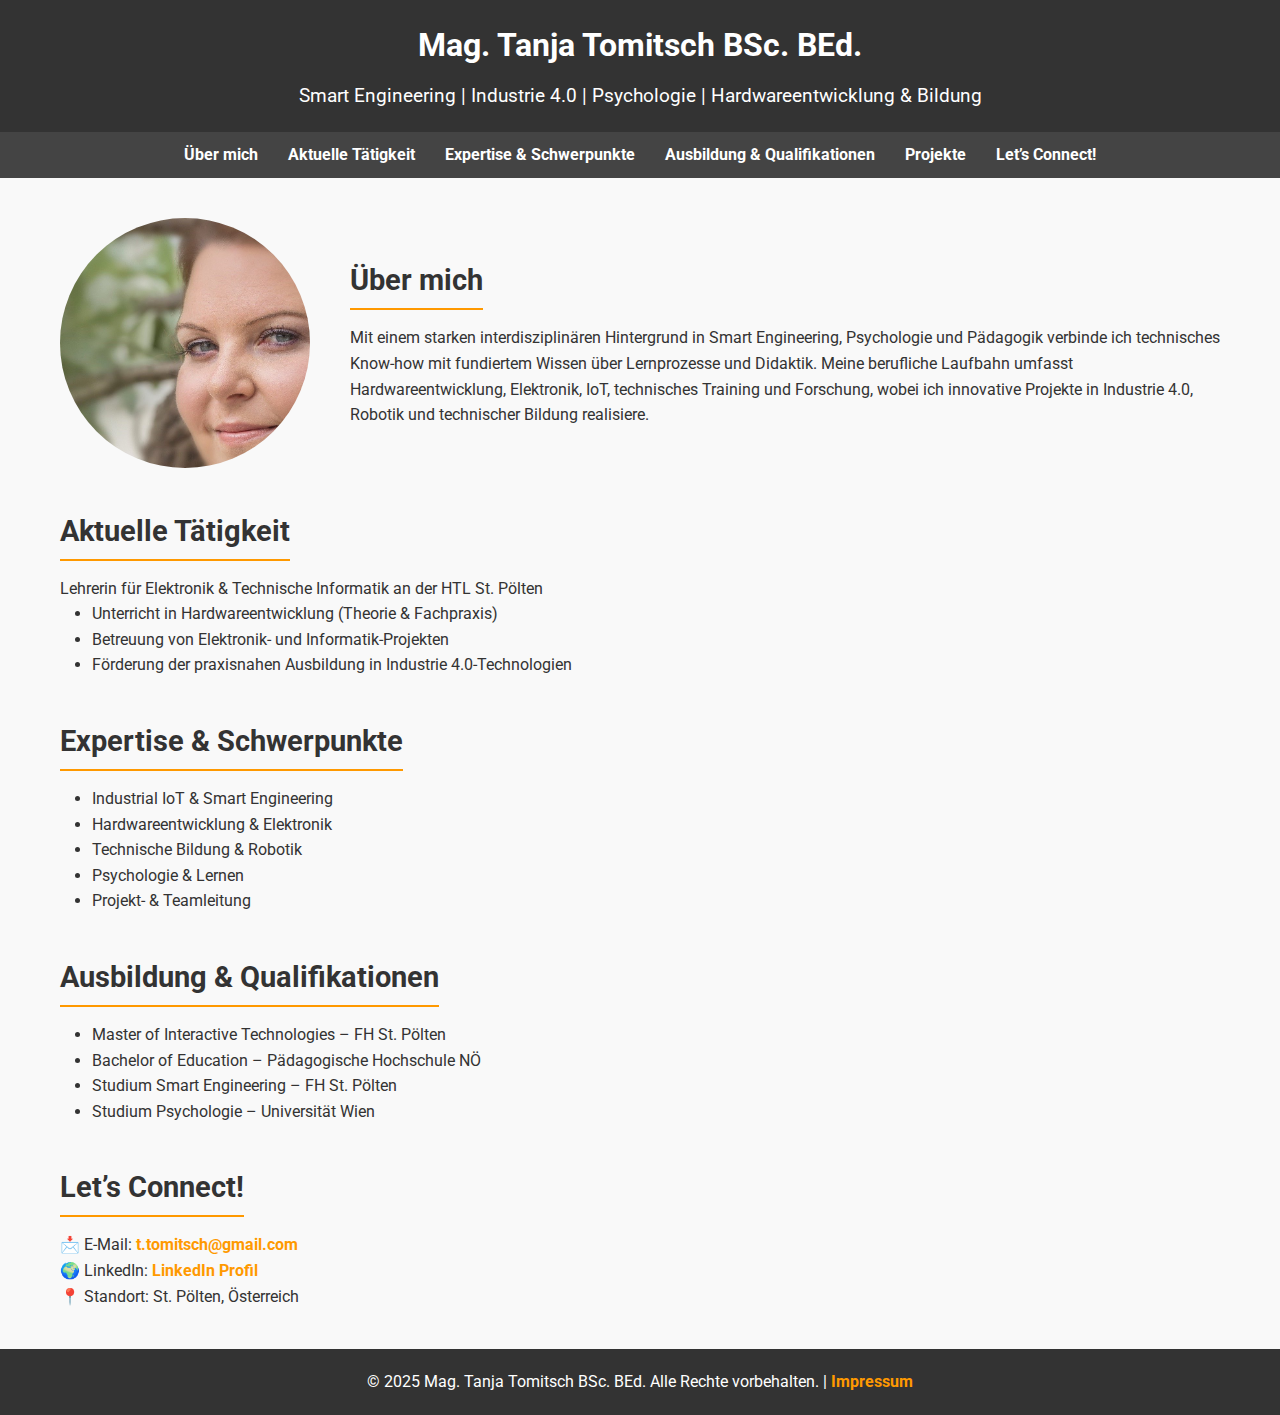
<file: index.html>
<!DOCTYPE html>
<html lang="de">
<head>
    <meta charset="UTF-8">
    <meta name="viewport" content="width=device-width, initial-scale=1.0">
    <title>Prof. Mag. Tanja Tomitsch BSc - Portfolio</title>
    <link href="https://fonts.googleapis.com/css?family=Roboto:400,700&display=swap" rel="stylesheet">
    <link rel="stylesheet" href="css/style.css">
</head>
<body>
<header>
    <h1>Mag. Tanja Tomitsch BSc. BEd.</h1>
    <p>Smart Engineering | Industrie 4.0 | Psychologie | Hardwareentwicklung &amp; Bildung</p>
</header>

<nav>
    <ul>
        <li><a href="#ueber-mich">Über mich</a></li>
        <li><a href="#taetigkeit">Aktuelle Tätigkeit</a></li>
        <li><a href="#expertise">Expertise &amp; Schwerpunkte</a></li>
        <li><a href="#ausbildung">Ausbildung &amp; Qualifikationen</a></li>
        <li><a href="projects.html">Projekte</a></li>
        <li><a href="#kontakt">Let’s Connect!</a></li>
    </ul>
</nav>

<div class="container">
    <section id="ueber-mich">
        <div class="profile">
            <img src="img/tomitsch-profil.png" alt="Tanja Tomitsch">
            <div class="profile-content">
                <h2>Über mich</h2>
                <p>Mit einem starken interdisziplinären Hintergrund in Smart Engineering, Psychologie und Pädagogik
                    verbinde ich technisches Know-how mit fundiertem Wissen über Lernprozesse und Didaktik. Meine
                    berufliche Laufbahn umfasst Hardwareentwicklung, Elektronik, IoT, technisches Training und
                    Forschung, wobei ich innovative Projekte in Industrie 4.0, Robotik und technischer Bildung
                    realisiere.</p>
            </div>
        </div>
    </section>

    <section id="taetigkeit">
        <h2>Aktuelle Tätigkeit</h2>
        <p>Lehrerin für Elektronik &amp; Technische Informatik an der HTL St. Pölten</p>
        <ul class="list">
            <li>Unterricht in Hardwareentwicklung (Theorie &amp; Fachpraxis)</li>
            <li>Betreuung von Elektronik- und Informatik-Projekten</li>
            <li>Förderung der praxisnahen Ausbildung in Industrie 4.0-Technologien</li>
        </ul>
    </section>

    <section id="expertise">
        <h2>Expertise &amp; Schwerpunkte</h2>
        <ul class="list">
            <li>Industrial IoT &amp; Smart Engineering</li>
            <li>Hardwareentwicklung &amp; Elektronik</li>
            <li>Technische Bildung &amp; Robotik</li>
            <li>Psychologie &amp; Lernen</li>
            <li>Projekt- &amp; Teamleitung</li>
        </ul>
    </section>

    <section id="ausbildung">
        <h2>Ausbildung &amp; Qualifikationen</h2>
        <ul class="list">
            <li>Master of Interactive Technologies – FH St. Pölten</li>
            <li>Bachelor of Education – Pädagogische Hochschule NÖ</li>
            <li>Studium Smart Engineering – FH St. Pölten</li>
            <li>Studium Psychologie – Universität Wien</li>
        </ul>
    </section>

    <section id="kontakt">
        <h2>Let’s Connect!</h2>
        <p>📩 E-Mail: <a href="mailto:t.tomitsch@gmail.com">t.tomitsch@gmail.com</a></p>
        <p>🌍 LinkedIn: <a href="https://www.linkedin.com/in/tanja-tomitsch-b991ba1bb" target="_blank">LinkedIn
            Profil</a></p>
        <p>📍 Standort: St. Pölten, Österreich</p>
    </section>
</div>

<footer>
    <p>&copy; 2025 Mag. Tanja Tomitsch BSc. BEd. Alle Rechte vorbehalten. | <a href="impressum.html">Impressum</a></p>
</footer>
</body>
</html>
</file>
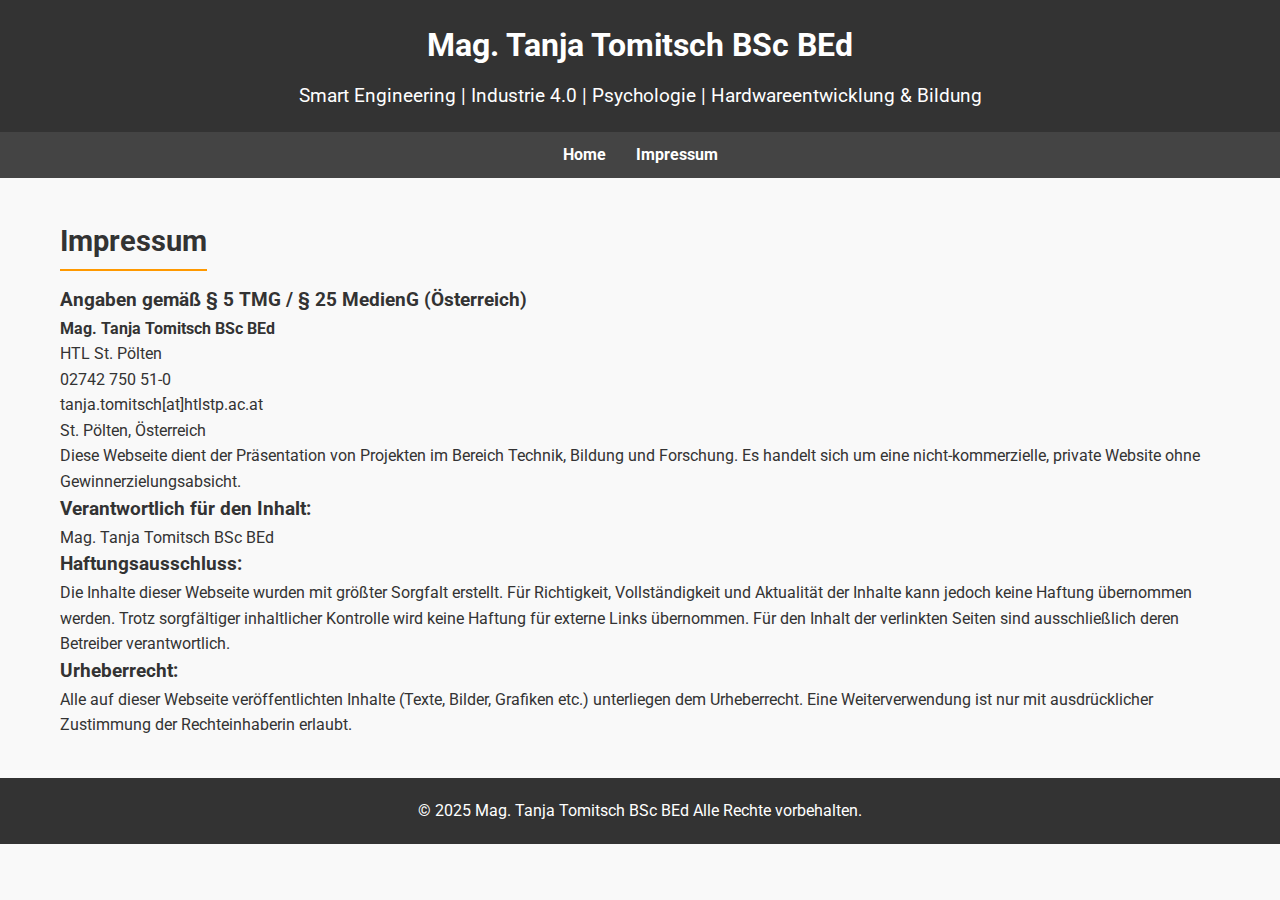
<file: impressum.html>
<!DOCTYPE html>
<html lang="de">
<head>
    <meta charset="UTF-8">
    <meta name="viewport" content="width=device-width, initial-scale=1.0">
    <title>Impressum - Tanja Tomitsch</title>
    <link rel="stylesheet" href="css/style.css">
    <link href="https://fonts.googleapis.com/css2?family=Roboto:wght@300;400;700&display=swap" rel="stylesheet">
</head>
<body>
<header>
    <h1>Mag. Tanja Tomitsch BSc BEd</h1>
    <p>Smart Engineering | Industrie 4.0 | Psychologie | Hardwareentwicklung &amp; Bildung</p>
</header>

<nav>
    <ul>
        <li><a href="index.html">Home</a></li>
        <li><a href="impressum.html">Impressum</a></li>
    </ul>
</nav>

<div class="container">
    <section>
        <h2>Impressum</h2>

        <div class="project-section">
            <h3>Angaben gemäß § 5 TMG / § 25 MedienG (Österreich)</h3>
            <p><strong>Mag. Tanja Tomitsch BSc BEd</strong><br>
                HTL St. Pölten<br>
                02742 750 51-0<br>
                tanja.tomitsch[at]htlstp.ac.at<br>
                St. Pölten, Österreich</p>

            <p>Diese Webseite dient der Präsentation von Projekten im Bereich Technik, Bildung und Forschung.
                Es handelt sich um eine nicht-kommerzielle, private Website ohne Gewinnerzielungsabsicht.</p>

            <h3>Verantwortlich für den Inhalt:</h3>
            <p>Mag. Tanja Tomitsch BSc BEd</p>

            <h3>Haftungsausschluss:</h3>
            <p>Die Inhalte dieser Webseite wurden mit größter Sorgfalt erstellt. Für Richtigkeit, Vollständigkeit
                und Aktualität der Inhalte kann jedoch keine Haftung übernommen werden. Trotz sorgfältiger inhaltlicher
                Kontrolle wird keine Haftung für externe Links übernommen. Für den Inhalt der verlinkten Seiten sind
                ausschließlich deren Betreiber verantwortlich.</p>

            <h3>Urheberrecht:</h3>
            <p>Alle auf dieser Webseite veröffentlichten Inhalte (Texte, Bilder, Grafiken etc.) unterliegen dem
                Urheberrecht. Eine Weiterverwendung ist nur mit ausdrücklicher Zustimmung der Rechteinhaberin
                erlaubt.</p>
        </div>
    </section>
</div>

<footer>
    <p>&copy; 2025 Mag. Tanja Tomitsch BSc BEd Alle Rechte vorbehalten.</p>
</footer>
</body>
</html>
</file>
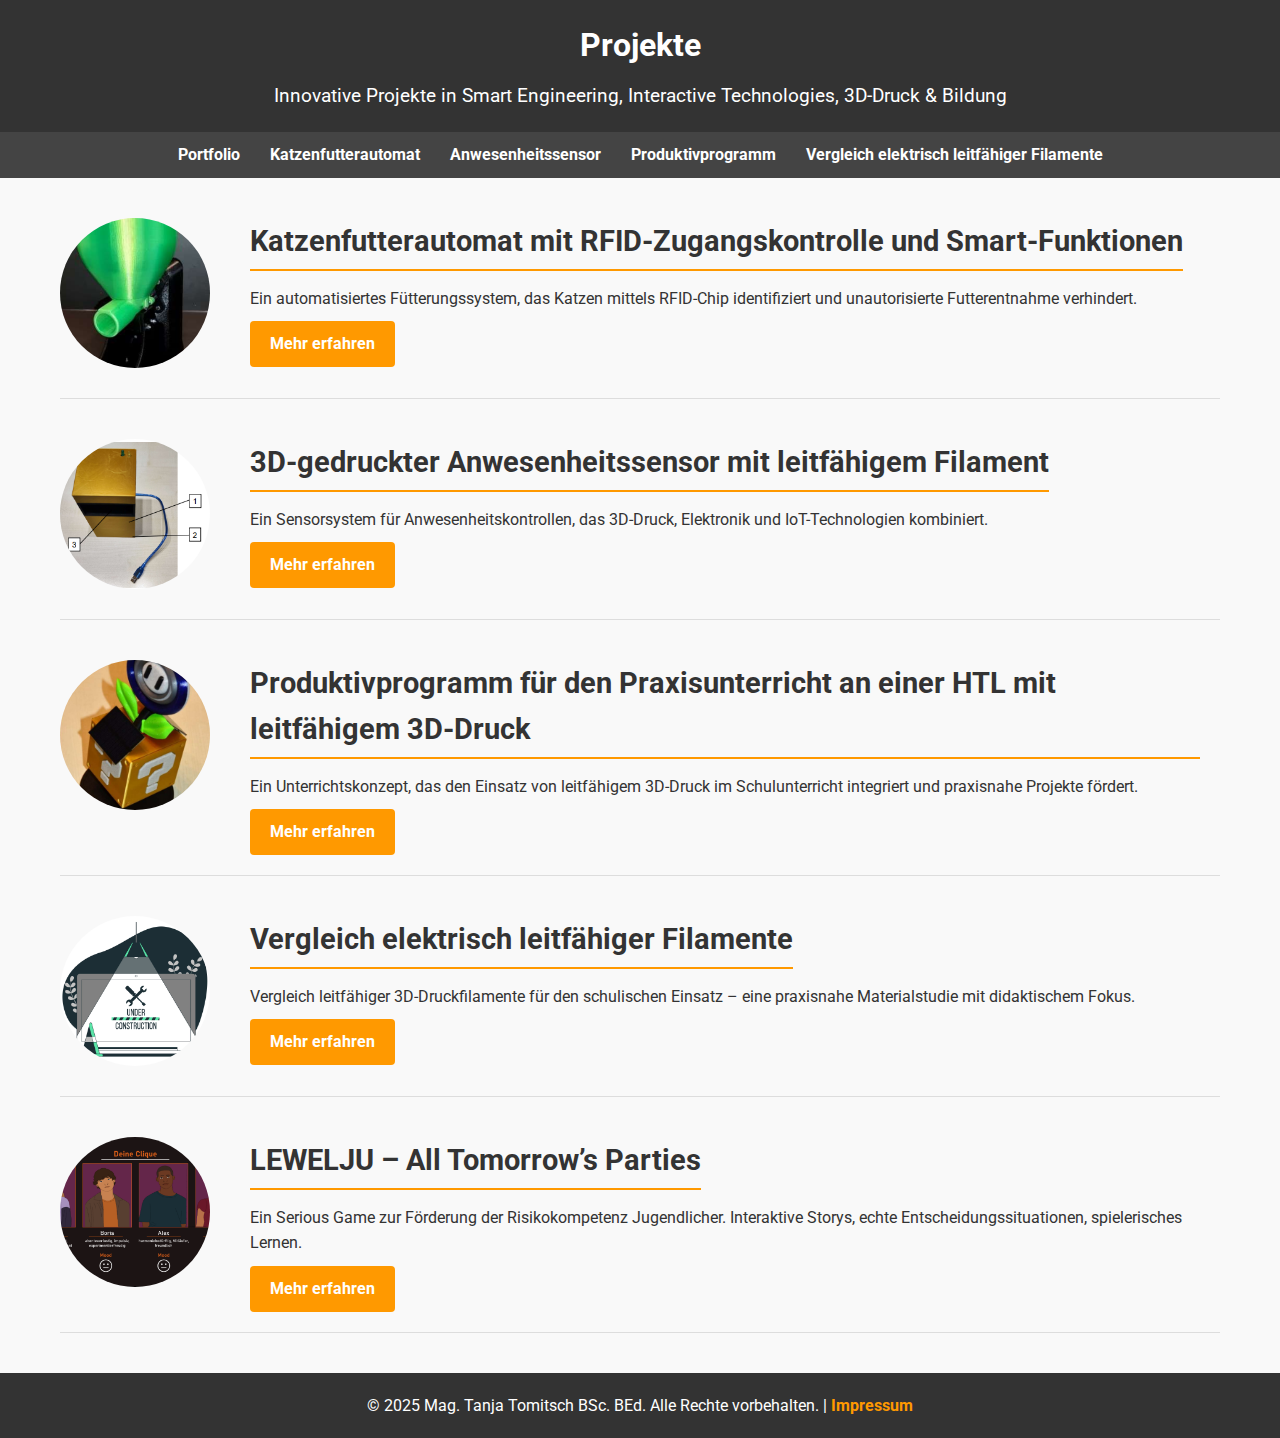
<file: projects.html>
<!DOCTYPE html>
<html lang="de">
<head>
    <meta charset="UTF-8">
    <meta name="viewport" content="width=device-width, initial-scale=1.0">
    <title>Projekte - Prof. Mag. Tanja Tomitsch BSc</title>
    <link href="https://fonts.googleapis.com/css?family=Roboto:400,700&display=swap" rel="stylesheet">
    <link rel="stylesheet" href="css/style.css">
</head>
<body>
<header>
    <h1>Projekte</h1>
    <p>Innovative Projekte in Smart Engineering, Interactive Technologies, 3D-Druck &amp; Bildung</p>
</header>

<nav>
    <ul>
        <li><a href="index.html">Portfolio</a></li>
        <li><a href="#katzenfutterautomat">Katzenfutterautomat</a></li>
        <li><a href="#anwesenheitssensor">Anwesenheitssensor</a></li>
        <li><a href="#produktivprogramm">Produktivprogramm</a></li>
        <li><a href="#vergleich-filamente">Vergleich elektrisch leitfähiger Filamente</a></li>
    </ul>
</nav>

<div class="container">
    <section id="katzenfutterautomat" class="project-entry">
        <img class="project-thumbnail" src="img/katzenfutterautomat_thumb.png" alt="Thumbnail Katzenfutterautomat">
        <div class="project-content">
            <h2>Katzenfutterautomat mit RFID-Zugangskontrolle und Smart-Funktionen</h2>
            <p>Ein automatisiertes Fütterungssystem, das Katzen mittels RFID-Chip identifiziert und unautorisierte
                Futterentnahme verhindert.</p>
            <a class="btn" href="projects/katzenfutterautomat.html">Mehr erfahren</a>
        </div>
    </section>

    <section id="anwesenheitssensor" class="project-entry">
        <img class="project-thumbnail" src="img/anwesenheitssensor_thumb.png" alt="Thumbnail Anwesenheitssensor">
        <div class="project-content">
            <h2>3D-gedruckter Anwesenheitssensor mit leitfähigem Filament</h2>
            <p>Ein Sensorsystem für Anwesenheitskontrollen, das 3D-Druck, Elektronik und IoT-Technologien
                kombiniert.</p>
            <a class="btn" href="projects/anwesenheitssensor.html">Mehr erfahren</a>
        </div>
    </section>

    <section id="produktivprogramm" class="project-entry">
        <img class="project-thumbnail" src="img/produktivprogramm_thumb.png" alt="Thumbnail Produktivprogramm">
        <div class="project-content">
            <h2>Produktivprogramm für den Praxisunterricht an einer HTL mit leitfähigem 3D-Druck</h2>
            <p>Ein Unterrichtskonzept, das den Einsatz von leitfähigem 3D-Druck im Schulunterricht integriert und
                praxisnahe Projekte fördert.</p>
            <a class="btn" href="projects/produktivprogramm.html">Mehr erfahren</a>
        </div>
    </section>

    <section id="vergleich-filamente" class="project-entry">
        <img class="project-thumbnail" src="img/vergleich_filamente_thumb.png"
             alt="Thumbnail Vergleich elektrisch leitfähiger Filamente">
        <div class="project-content">
            <h2>Vergleich elektrisch leitfähiger Filamente</h2>
            <p>Vergleich leitfähiger 3D-Druckfilamente für den schulischen Einsatz – eine praxisnahe Materialstudie mit didaktischem Fokus.</p>
            <a class="btn" href="projects/vergleich_filamente.html">Mehr erfahren</a>
        </div>
    </section>

    <section id="lewelju" class="project-entry">
        <img class="project-thumbnail" src="img/lewelju_thumb.png"
             alt="Thumbnail Lewelju">
        <div class="project-content">
            <h2>LEWELJU – All Tomorrow’s Parties</h2>
            <p>Ein Serious Game zur Förderung der Risikokompetenz Jugendlicher. Interaktive Storys, echte Entscheidungssituationen, spielerisches Lernen.</p>
            <a class="btn" href="projects/lewelju.html">Mehr erfahren</a>
        </div>
    </section>
</div>

<footer>
    <p>&copy; 2025 Mag. Tanja Tomitsch BSc. BEd. Alle Rechte vorbehalten. | <a href="impressum.html">Impressum</a></p>
</footer>
</body>
</html>
</file>
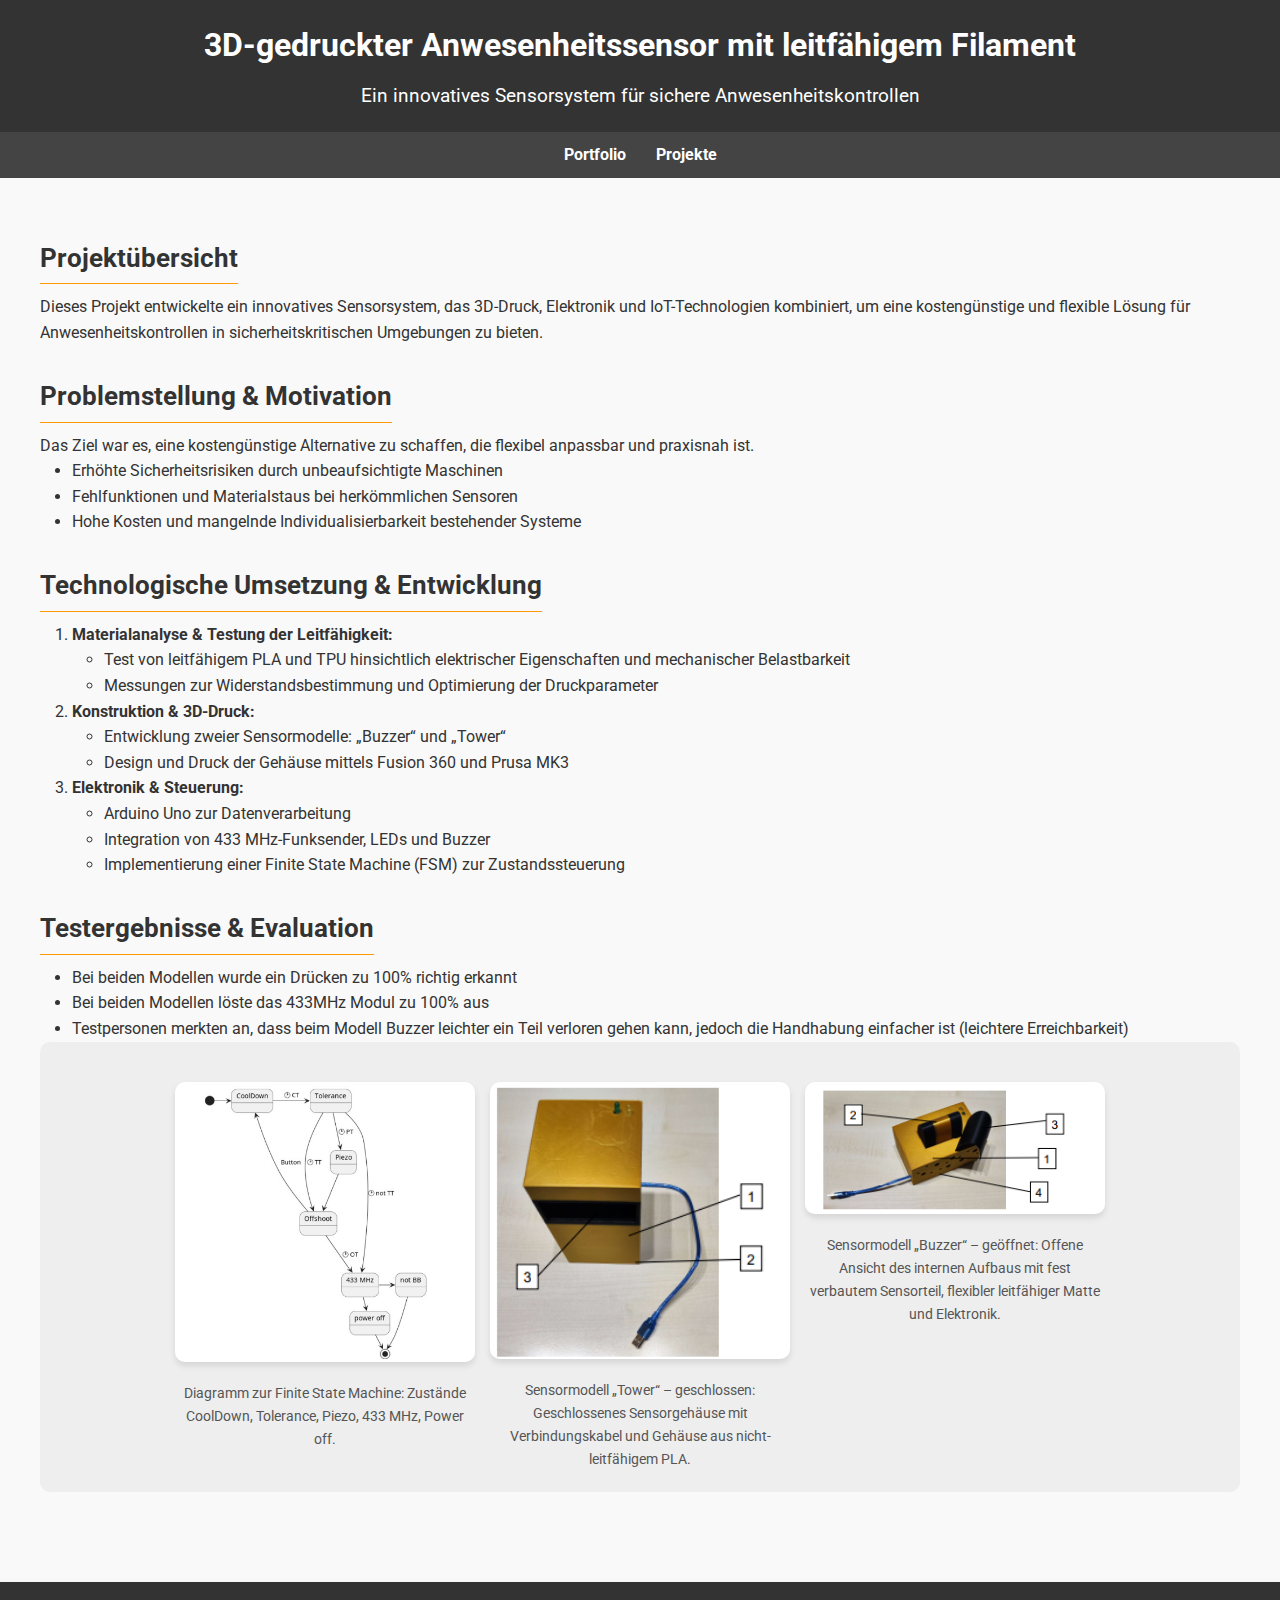
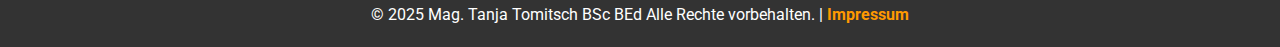
<file: projects/anwesenheitssensor.html>
<!DOCTYPE html>
<html lang="de">
<head>
    <meta charset="UTF-8">
    <meta name="viewport" content="width=device-width, initial-scale=1.0">
    <title>Anwesenheitssensor - Prof. Mag. Tanja Tomitsch BSc</title>
    <link href="https://fonts.googleapis.com/css?family=Roboto:400,700&display=swap" rel="stylesheet">
    <link rel="stylesheet" href="../css/style.css">
</head>
<body>
<header>
    <h1>3D-gedruckter Anwesenheitssensor mit leitfähigem Filament</h1>
    <p>Ein innovatives Sensorsystem für sichere Anwesenheitskontrollen</p>
</header>

<nav>
    <ul>
        <li><a href="../index.html">Portfolio</a></li>
        <li><a href="../projects.html">Projekte</a></li>
    </ul>
</nav>

<div class="container project-container">
    <section class="project-section">
        <h2>Projektübersicht</h2>
        <p>Dieses Projekt entwickelte ein innovatives Sensorsystem, das 3D-Druck, Elektronik und IoT-Technologien
            kombiniert, um eine kostengünstige und flexible Lösung für Anwesenheitskontrollen in sicherheitskritischen
            Umgebungen zu bieten.</p>
    </section>

    <section class="project-section">
        <h2>Problemstellung &amp; Motivation</h2>
        <p>Das Ziel war es, eine kostengünstige Alternative zu schaffen, die flexibel anpassbar und praxisnah ist.</p>
        <ul class="list">
            <li>Erhöhte Sicherheitsrisiken durch unbeaufsichtigte Maschinen</li>
            <li>Fehlfunktionen und Materialstaus bei herkömmlichen Sensoren</li>
            <li>Hohe Kosten und mangelnde Individualisierbarkeit bestehender Systeme</li>
        </ul>
    </section>

    <section class="project-section">
        <h2>Technologische Umsetzung &amp; Entwicklung</h2>
        <ol class="list">
            <li><strong>Materialanalyse &amp; Testung der Leitfähigkeit:</strong>
                <ul class="list">
                    <li>Test von leitfähigem PLA und TPU hinsichtlich elektrischer Eigenschaften und mechanischer
                        Belastbarkeit
                    </li>
                    <li>Messungen zur Widerstandsbestimmung und Optimierung der Druckparameter</li>
                </ul>
            </li>
            <li><strong>Konstruktion &amp; 3D-Druck:</strong>
                <ul class="list">
                    <li>Entwicklung zweier Sensormodelle: „Buzzer“ und „Tower“</li>
                    <li>Design und Druck der Gehäuse mittels Fusion 360 und Prusa MK3</li>
                </ul>
            </li>
            <li><strong>Elektronik &amp; Steuerung:</strong>
                <ul class="list">
                    <li>Arduino Uno zur Datenverarbeitung</li>
                    <li>Integration von 433 MHz-Funksender, LEDs und Buzzer</li>
                    <li>Implementierung einer Finite State Machine (FSM) zur Zustandssteuerung</li>
                </ul>
            </li>
        </ol>
    </section>

    <section class="project-section">
        <h2>Testergebnisse &amp; Evaluation</h2>
        <ul class="list">
            <li>Bei beiden Modellen wurde ein Drücken zu 100% richtig erkannt</li>
            <li>Bei beiden Modellen löste das 433MHz Modul zu 100% aus</li>
            <li>Testpersonen merkten an, dass beim Modell Buzzer leichter ein Teil verloren gehen kann, jedoch die Handhabung einfacher ist (leichtere Erreichbarkeit)</li>
        </ul>
        <!-- Integrated Bildbeschreibungen via figure/figcaption for easy reference -->
        <div class="image-gallery">
            <figure>
                <img src="../img/anwesenheitssensor1.png"
                     alt="Diagramm zur Finite State Machine des Anwesenheitssensors">
                <figcaption>Diagramm zur Finite State Machine: Zustände CoolDown, Tolerance, Piezo, 433 MHz, Power
                    off.
                </figcaption>
            </figure>
            <figure>
                <img src="../img/anwesenheitssensor2.png" alt="Sensormodell ‚Tower‘ – geschlossen">
                <figcaption>Sensormodell „Tower“ – geschlossen: Geschlossenes Sensorgehäuse mit Verbindungskabel und
                    Gehäuse aus nicht-leitfähigem PLA.
                </figcaption>
            </figure>
            <figure>
                <img src="../img/anwesenheitssensor3.png" alt="Sensormodell ‚Buzzer‘ – geöffnet">
                <figcaption>Sensormodell „Buzzer“ – geöffnet: Offene Ansicht des internen Aufbaus mit fest verbautem
                    Sensorteil, flexibler leitfähiger Matte und Elektronik.
                </figcaption>
            </figure>
        </div>
    </section>
</div>

<footer>
    <p>&copy; 2025 Mag. Tanja Tomitsch BSc BEd Alle Rechte vorbehalten. | <a href="../impressum.html">Impressum</a></p>
</footer>
</body>
</html>
</file>
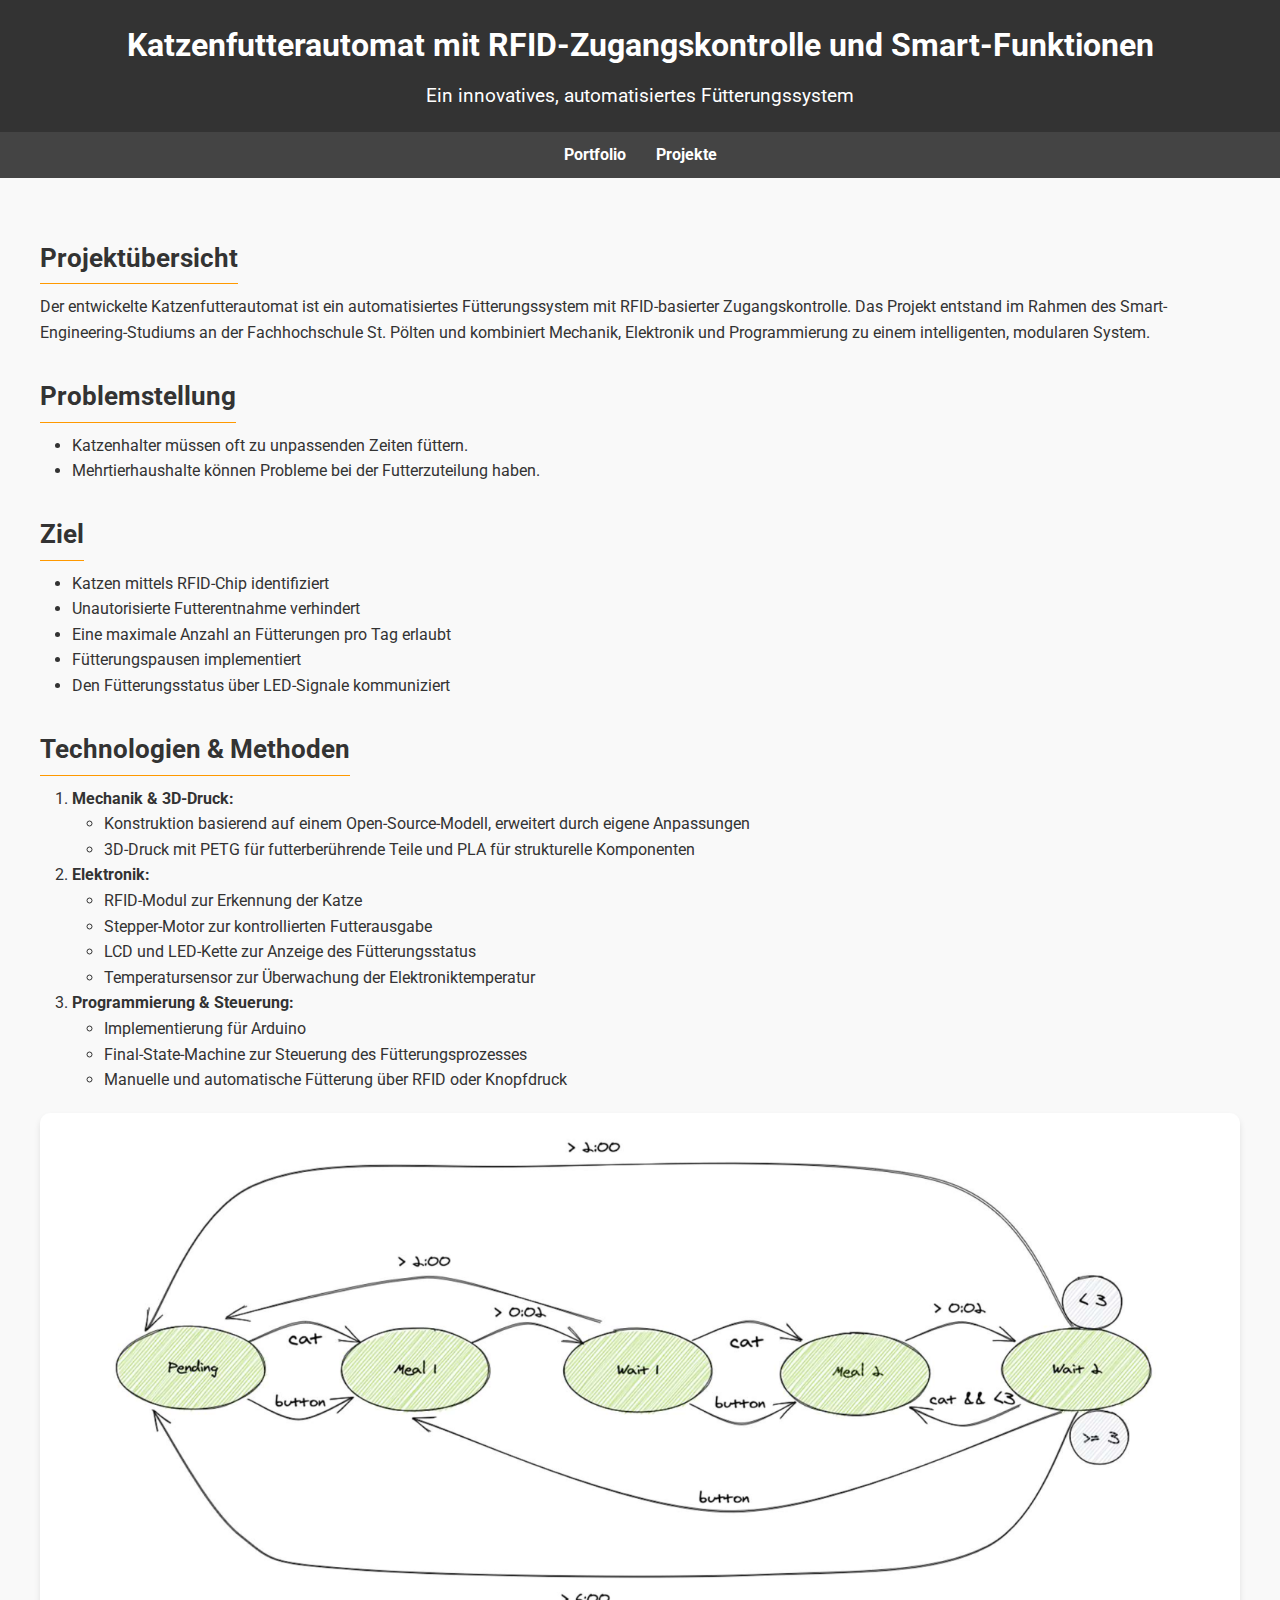
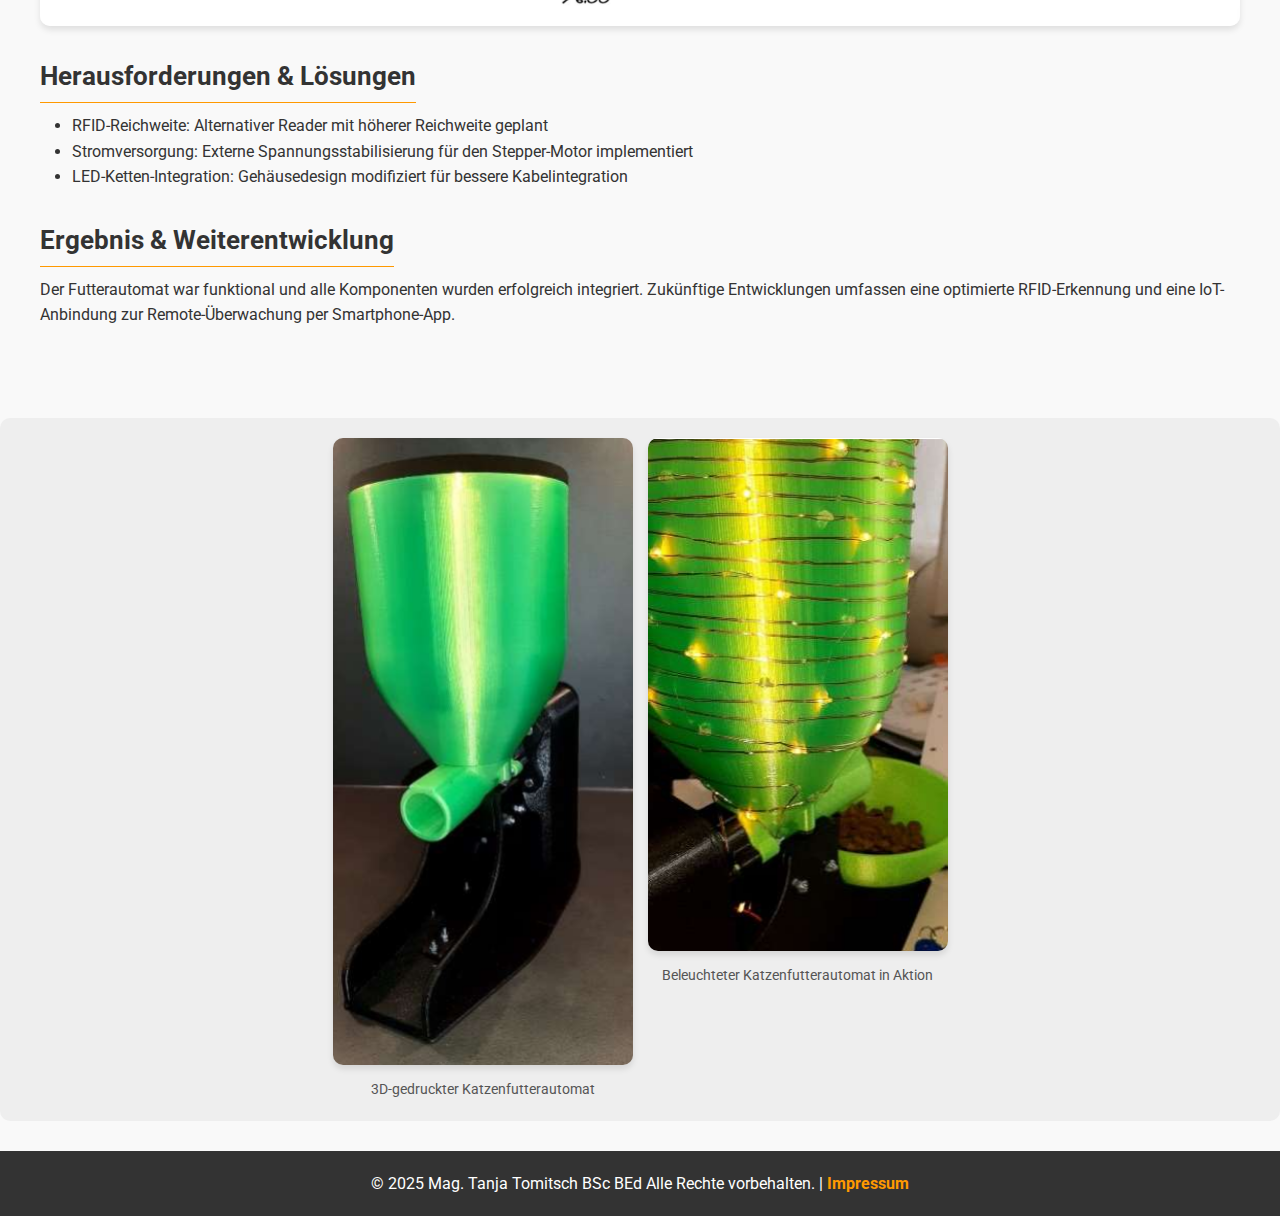
<file: projects/katzenfutterautomat.html>
<!DOCTYPE html>
<html lang="de">
<head>
    <meta charset="UTF-8">
    <meta name="viewport" content="width=device-width, initial-scale=1.0">
    <title>Katzenfutterautomat - Prof. Mag. Tanja Tomitsch BSc</title>
    <link href="https://fonts.googleapis.com/css?family=Roboto:400,700&display=swap" rel="stylesheet">
    <link rel="stylesheet" href="../css/style.css">
</head>
<body>
<header>
    <h1>Katzenfutterautomat mit RFID-Zugangskontrolle und Smart-Funktionen</h1>
    <p>Ein innovatives, automatisiertes Fütterungssystem</p>
</header>

<nav>
    <ul>
        <li><a href="../index.html">Portfolio</a></li>
        <li><a href="../projects.html">Projekte</a></li>
    </ul>
</nav>

<div class="container project-container">
    <section class="project-section">
        <h2>Projektübersicht</h2>
        <p>
            Der entwickelte Katzenfutterautomat ist ein automatisiertes Fütterungssystem mit RFID-basierter
            Zugangskontrolle. Das Projekt entstand im Rahmen des Smart-Engineering-Studiums an der Fachhochschule
            St.
            Pölten und kombiniert Mechanik, Elektronik und Programmierung zu einem intelligenten, modularen System.
        </p>
    </section>

    <section class="project-section">
        <h2>Problemstellung</h2>
        <ul class="list">
            <li>Katzenhalter müssen oft zu unpassenden Zeiten füttern.</li>
            <li>Mehrtierhaushalte können Probleme bei der Futterzuteilung haben.</li>
        </ul>
    </section>

    <section class="project-section">
        <h2>Ziel</h2>
        <ul class="list">
            <li>Katzen mittels RFID-Chip identifiziert</li>
            <li>Unautorisierte Futterentnahme verhindert</li>
            <li>Eine maximale Anzahl an Fütterungen pro Tag erlaubt</li>
            <li>Fütterungspausen implementiert</li>
            <li>Den Fütterungsstatus über LED-Signale kommuniziert</li>
        </ul>
    </section>


    <section class="project-section">
        <h2>Technologien &amp; Methoden</h2>
        <ol class="list">
            <li><strong>Mechanik &amp; 3D-Druck:</strong>
                <ul class="list">
                    <li>Konstruktion basierend auf einem Open-Source-Modell, erweitert durch eigene Anpassungen</li>
                    <li>3D-Druck mit PETG für futterberührende Teile und PLA für strukturelle Komponenten</li>
                </ul>
            </li>
            <li><strong>Elektronik:</strong>
                <ul class="list">
                    <li>RFID-Modul zur Erkennung der Katze</li>
                    <li>Stepper-Motor zur kontrollierten Futterausgabe</li>
                    <li>LCD und LED-Kette zur Anzeige des Fütterungsstatus</li>
                    <li>Temperatursensor zur Überwachung der Elektroniktemperatur</li>
                </ul>
            </li>
            <li><strong>Programmierung &amp; Steuerung:</strong>
                <ul class="list">
                    <li>Implementierung für Arduino</li>
                    <li>Final-State-Machine zur Steuerung des Fütterungsprozesses</li>
                    <li>Manuelle und automatische Fütterung über RFID oder Knopfdruck</li>
                </ul>
            </li>
        </ol>
        <img src="../img/futterautomat3.png" alt="Diagramm zur Steuerungslogik des Fütterungssystems">
    </section>

    <section class="project-section">
        <h2>Herausforderungen &amp; Lösungen</h2>
        <ul class="list">
            <li>RFID-Reichweite: Alternativer Reader mit höherer Reichweite geplant</li>
            <li>Stromversorgung: Externe Spannungsstabilisierung für den Stepper-Motor implementiert</li>
            <li>LED-Ketten-Integration: Gehäusedesign modifiziert für bessere Kabelintegration</li>
        </ul>
    </section>

    <section class="project-section">
        <h2>Ergebnis &amp; Weiterentwicklung</h2>
        <p>Der Futterautomat war funktional und alle Komponenten wurden erfolgreich integriert. Zukünftige Entwicklungen
            umfassen eine optimierte RFID-Erkennung und eine IoT-Anbindung zur Remote-Überwachung per
            Smartphone-App.</p>
    </section>
</div>

<!-- Image Gallery -->
<div class="image-gallery">
    <figure>
        <img src="../img/futterautomat1.png" alt="3D-gedruckter Katzenfutterautomat">
        <figcaption>3D-gedruckter Katzenfutterautomat</figcaption>
    </figure>
    <figure>
        <img src="../img/futterautomat2.png" alt="Beleuchteter Katzenfutterautomat in Aktion">
        <figcaption>Beleuchteter Katzenfutterautomat in Aktion</figcaption>
    </figure>
</div>

<footer>
    <p>&copy; 2025 Mag. Tanja Tomitsch BSc BEd Alle Rechte vorbehalten. | <a href="../impressum.html">Impressum</a></p>
</footer>
</body>
</html>
</file>
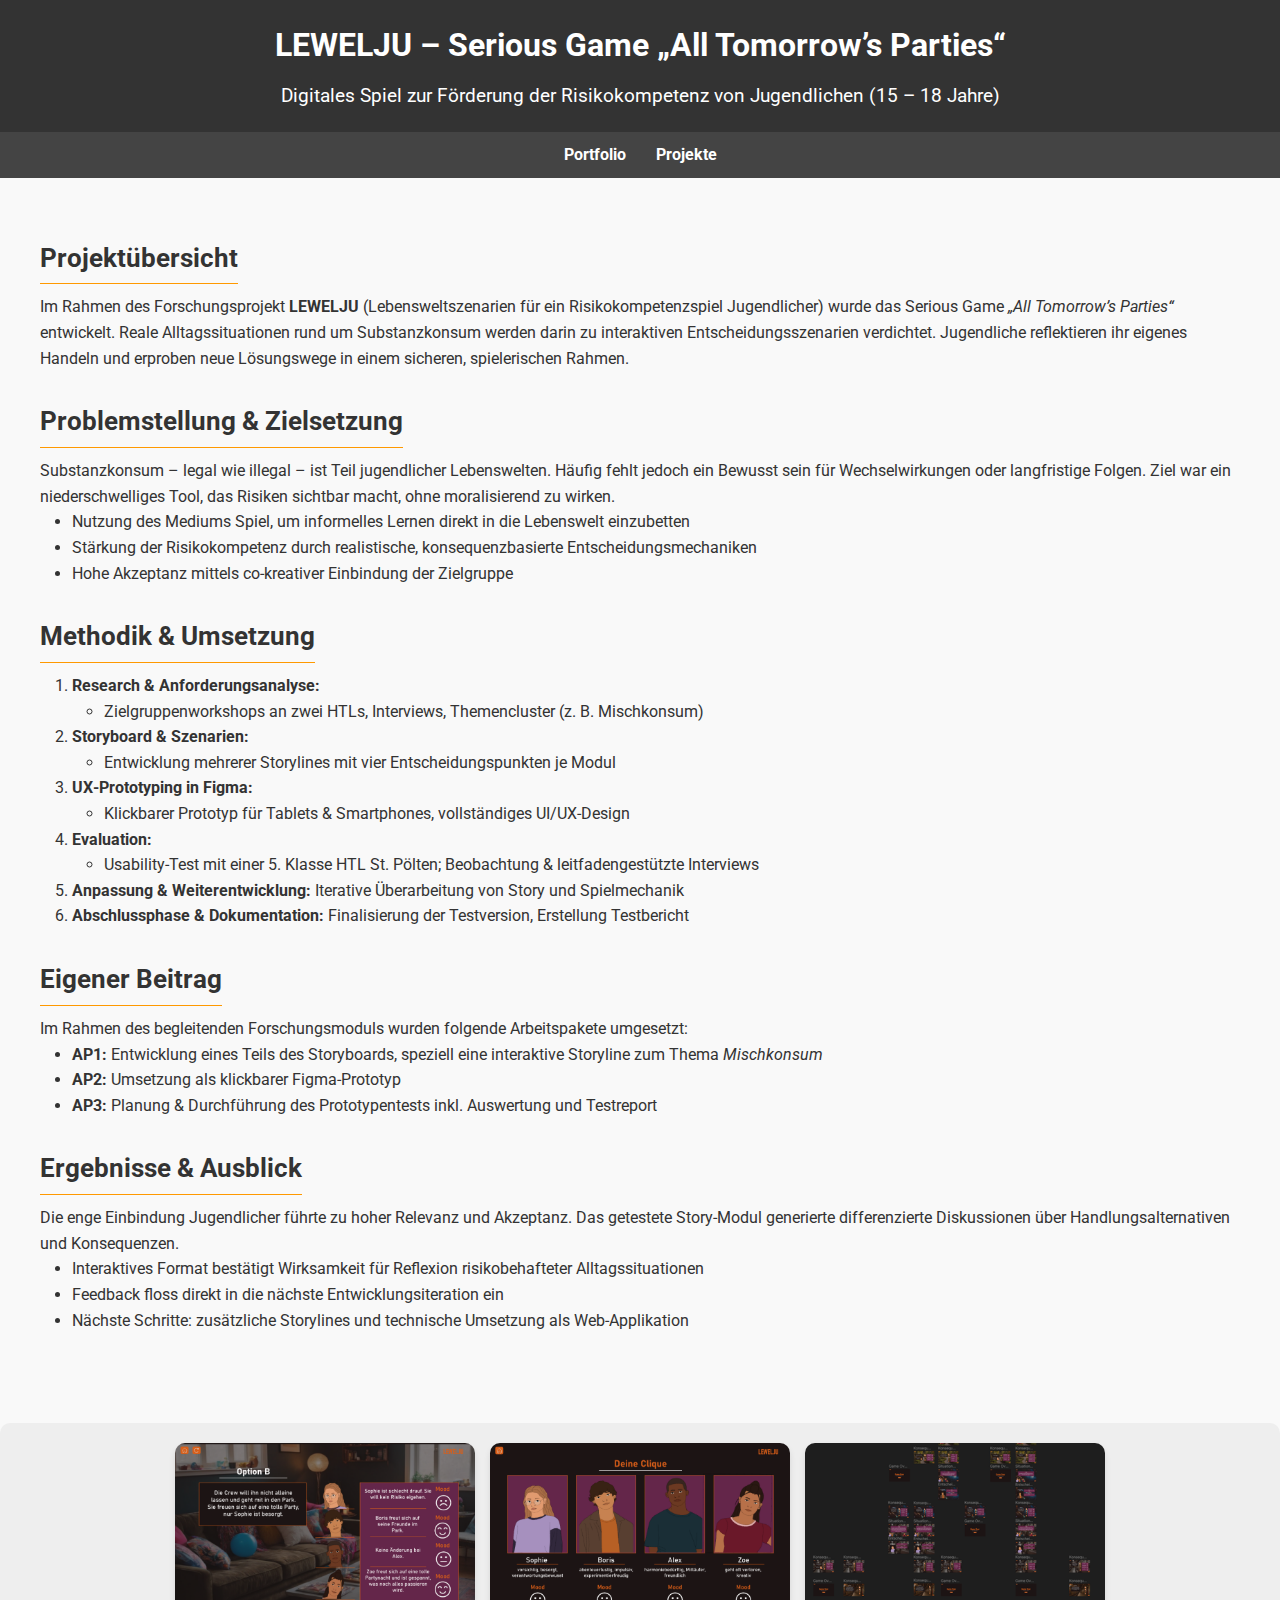
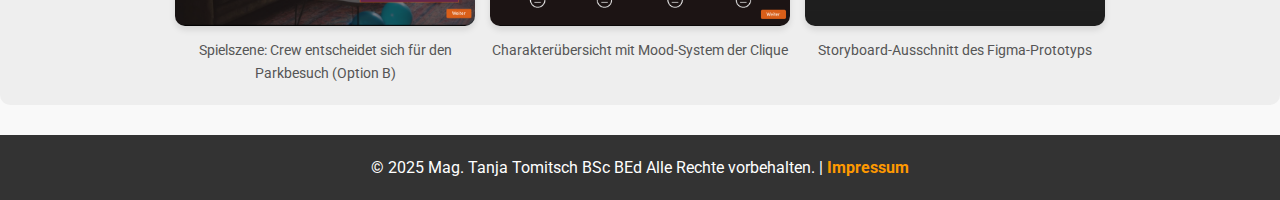
<file: projects/lewelju.html>
<!DOCTYPE html>
<html lang="de">
<head>
    <meta charset="UTF-8">
    <meta name="viewport" content="width=device-width, initial-scale=1.0">
    <title>LEWELJU – Serious Game „All Tomorrow’s Parties“</title>
    <link href="https://fonts.googleapis.com/css?family=Roboto:400,700&display=swap" rel="stylesheet">
    <link rel="stylesheet" href="../css/style.css">
</head>
<body>
<header>
    <h1>LEWELJU – Serious Game „All Tomorrow’s Parties“</h1>
    <p>Digitales Spiel zur Förderung der Risikokompetenz von Jugendlichen (15 – 18 Jahre)</p>
</header>

<nav>
    <ul>
        <li><a href="../index.html">Portfolio</a></li>
        <li><a href="../projects.html">Projekte</a></li>
    </ul>
</nav>

<div class="container project-container">
    <!-- Projektübersicht -->
    <section class="project-section">
        <h2>Projektübersicht</h2>
        <p>
            Im Rahmen des Forschungsprojekt <strong>LEWELJU</strong> (Lebensweltszenarien für ein Risikokompetenzspiel
            Jugendlicher)
            wurde das Serious Game <em>„All Tomorrow’s Parties“</em> entwickelt. Reale Alltagssituationen rund um
            Substanzkonsum werden darin zu interaktiven Entscheidungsszenarien verdichtet. Jugendliche reflektieren ihr
            eigenes
            Handeln und erproben neue Lösungswege in einem sicheren, spielerischen Rahmen.
        </p>
    </section>

    <!-- Problemstellung & Zielsetzung -->
    <section class="project-section">
        <h2>Problemstellung &amp; Zielsetzung</h2>
        <p>
            Substanzkonsum – legal wie illegal – ist Teil jugendlicher Lebenswelten. Häufig fehlt jedoch ein Bewusst
            sein für Wechselwirkungen oder langfristige Folgen. Ziel war ein niederschwelliges Tool, das Risiken
            sichtbar macht, ohne moralisierend zu wirken.
        </p>
        <ul class="list">
            <li>Nutzung des Mediums Spiel, um informelles Lernen direkt in die Lebenswelt einzubetten</li>
            <li>Stärkung der Risikokompetenz durch realistische, konsequenzbasierte Entscheidungsmechaniken</li>
            <li>Hohe Akzeptanz mittels co‑kreativer Einbindung der Zielgruppe</li>
        </ul>
    </section>

    <!-- Methodik & Umsetzung -->
    <section class="project-section">
        <h2>Methodik &amp; Umsetzung</h2>
        <ol class="list">
            <li><strong>Research &amp; Anforderungsanalyse:</strong>
                <ul class="list">
                    <li>Zielgruppenworkshops an zwei HTLs, Interviews, Themencluster (z.&nbsp;B. Mischkonsum)</li>
                </ul>
            </li>
            <li><strong>Storyboard &amp; Szenarien:</strong>
                <ul class="list">
                    <li>Entwicklung mehrerer Storylines mit vier Entscheidungspunkten je Modul</li>
                </ul>
            </li>
            <li><strong>UX‑Prototyping in Figma:</strong>
                <ul class="list">
                    <li>Klickbarer Prototyp für Tablets &amp; Smartphones, vollständiges UI/UX‑Design</li>
                </ul>
            </li>
            <li><strong>Evaluation:</strong>
                <ul class="list">
                    <li>Usability‑Test mit einer 5. Klasse HTL St.&nbsp;Pölten; Beobachtung &amp; leitfadengestützte
                        Interviews
                    </li>
                </ul>
            </li>
            <li><strong>Anpassung &amp; Weiterentwicklung:</strong> Iterative Überarbeitung von Story und Spielmechanik
            </li>
            <li><strong>Abschlussphase &amp; Dokumentation:</strong> Finalisierung der Testversion, Erstellung
                Testbericht
            </li>
        </ol>
    </section>

    <!-- Eigener Beitrag -->
    <section class="project-section">
        <h2>Eigener Beitrag</h2>
        <p>Im Rahmen des begleitenden Forschungsmoduls wurden folgende Arbeitspakete umgesetzt:</p>
        <ul class="list">
            <li><strong>AP1:</strong> Entwicklung eines Teils des Storyboards, speziell eine interaktive Storyline zum
                Thema <em>Mischkonsum</em></li>
            <li><strong>AP2:</strong> Umsetzung als klickbarer Figma‑Prototyp</li>
            <li><strong>AP3:</strong> Planung &amp; Durchführung des Prototypentests inkl.&nbsp;Auswertung und
                Testreport
            </li>
        </ul>
    </section>

    <!-- Ergebnisse & Ausblick -->
    <section class="project-section">
        <h2>Ergebnisse &amp; Ausblick</h2>
        <p>
            Die enge Einbindung Jugendlicher führte zu hoher Relevanz und Akzeptanz. Das getestete Story‑Modul
            generierte differenzierte Diskussionen über Handlungsalternativen und Konsequenzen.
        </p>
        <ul class="list">
            <li>Interaktives Format bestätigt Wirksamkeit für Reflexion risikobehafteter Alltagssituationen</li>
            <li>Feedback floss direkt in die nächste Entwicklungsiteration ein</li>
            <li>Nächste Schritte: zusätzliche Storylines und technische Umsetzung als Web‑Applikation</li>
        </ul>
    </section>
</div>

<!-- Image Gallery -->
<div class="image-gallery">
    <figure>
        <img src="../img/lewelju1.png" alt="Entscheidungsszene Mischkonsum – Option B">
        <figcaption>Spielszene: Crew entscheidet sich für den Parkbesuch (Option B)</figcaption>
    </figure>
    <figure>
        <img src="../img/lewelju2.png" alt="Charakterübersicht der Clique">
        <figcaption>Charakterübersicht mit Mood‑System der Clique</figcaption>
    </figure>
    <figure>
        <img src="../img/lewelju3.png" alt="Storyboard‑Übersicht aller Szenenmodule">
        <figcaption>Storyboard-Ausschnitt des Figma-Prototyps</figcaption>
    </figure>
</div>

<footer>
    <p>&copy; 2025 Mag. Tanja Tomitsch BSc BEd Alle Rechte vorbehalten. | <a href="../impressum.html">Impressum</a></p>
</footer>
</body>
</html>
</file>
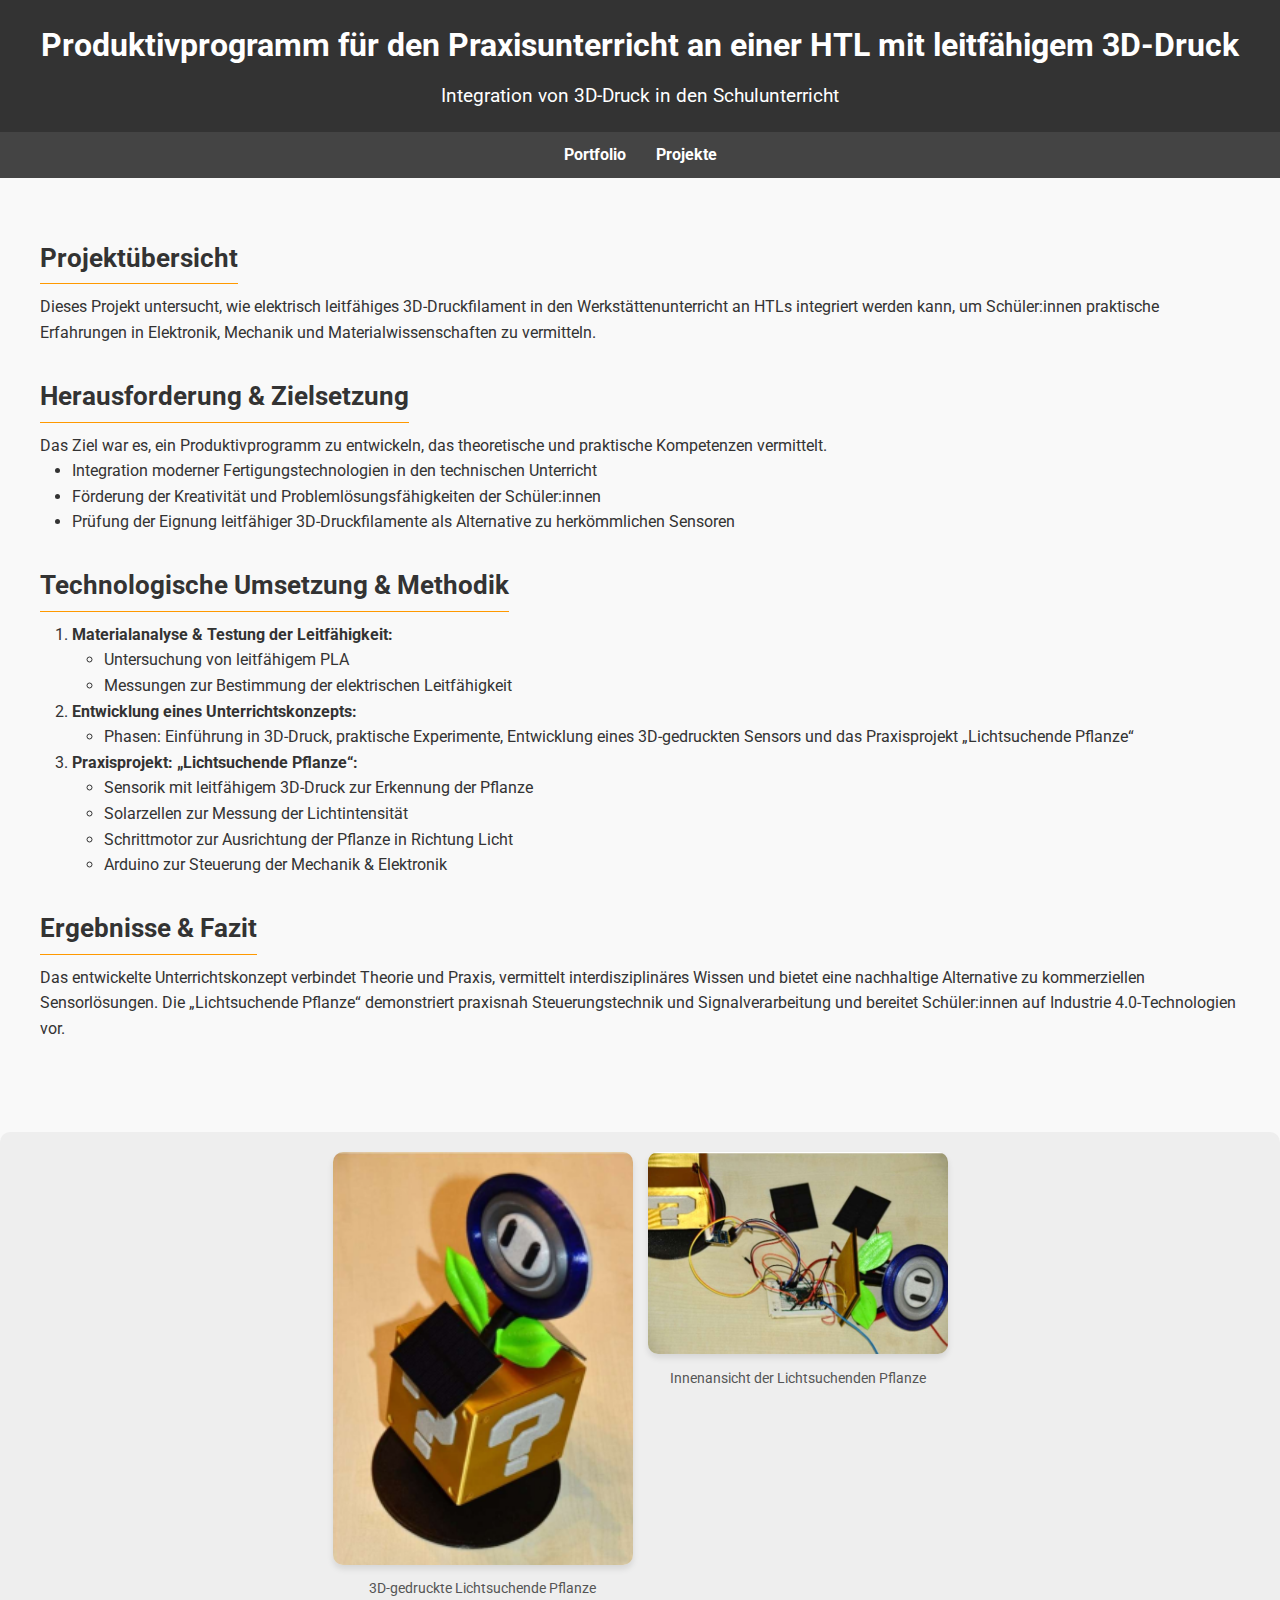
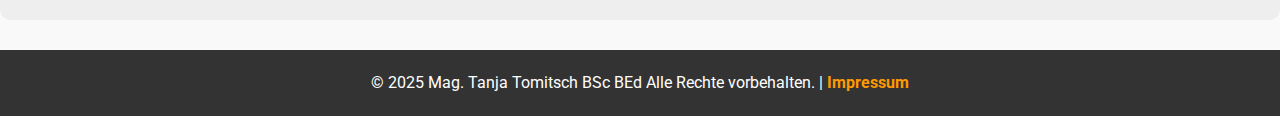
<file: projects/produktivprogramm.html>
<!DOCTYPE html>
<html lang="de">
<head>
    <meta charset="UTF-8">
    <meta name="viewport" content="width=device-width, initial-scale=1.0">
    <title>Produktivprogramm - Prof. Mag. Tanja Tomitsch BSc</title>
    <link href="https://fonts.googleapis.com/css?family=Roboto:400,700&display=swap" rel="stylesheet">
    <link rel="stylesheet" href="../css/style.css">
</head>
<body>
<header>
    <h1>Produktivprogramm für den Praxisunterricht an einer HTL mit leitfähigem 3D-Druck</h1>
    <p>Integration von 3D-Druck in den Schulunterricht</p>
</header>

<nav>
    <ul>
        <li><a href="../index.html">Portfolio</a></li>
        <li><a href="../projects.html">Projekte</a></li>
    </ul>
</nav>

<div class="container project-container">
    <section class="project-section">
        <h2>Projektübersicht</h2>
        <p>Dieses Projekt untersucht, wie elektrisch leitfähiges 3D-Druckfilament in den Werkstättenunterricht an HTLs
            integriert werden kann, um Schüler:innen praktische Erfahrungen in Elektronik, Mechanik und
            Materialwissenschaften zu vermitteln.</p>
    </section>

    <section class="project-section">
        <h2>Herausforderung &amp; Zielsetzung</h2>
        <p>Das Ziel war es, ein Produktivprogramm zu entwickeln, das theoretische und praktische Kompetenzen
            vermittelt.</p>
        <ul class="list">
            <li>Integration moderner Fertigungstechnologien in den technischen Unterricht</li>
            <li>Förderung der Kreativität und Problemlösungsfähigkeiten der Schüler:innen</li>
            <li>Prüfung der Eignung leitfähiger 3D-Druckfilamente als Alternative zu herkömmlichen Sensoren</li>
        </ul>
    </section>

    <section class="project-section">
        <h2>Technologische Umsetzung &amp; Methodik</h2>
        <ol class="list">
            <li><strong>Materialanalyse &amp; Testung der Leitfähigkeit:</strong>
                <ul class="list">
                    <li>Untersuchung von leitfähigem PLA</li>
                    <li>Messungen zur Bestimmung der elektrischen Leitfähigkeit</li>
                </ul>
            </li>
            <li><strong>Entwicklung eines Unterrichtskonzepts:</strong>
                <ul class="list">
                    <li>Phasen: Einführung in 3D-Druck, praktische Experimente, Entwicklung eines 3D-gedruckten Sensors
                        und das Praxisprojekt „Lichtsuchende Pflanze“
                    </li>
                </ul>
            </li>
            <li><strong>Praxisprojekt: „Lichtsuchende Pflanze“:</strong>
                <ul class="list">
                    <li>Sensorik mit leitfähigem 3D-Druck zur Erkennung der Pflanze</li>
                    <li>Solarzellen zur Messung der Lichtintensität</li>
                    <li>Schrittmotor zur Ausrichtung der Pflanze in Richtung Licht</li>
                    <li>Arduino zur Steuerung der Mechanik &amp; Elektronik</li>
                </ul>
            </li>
        </ol>
    </section>

    <section class="project-section">
        <h2>Ergebnisse &amp; Fazit</h2>
        <p>Das entwickelte Unterrichtskonzept verbindet Theorie und Praxis, vermittelt interdisziplinäres Wissen und
            bietet eine nachhaltige Alternative zu kommerziellen Sensorlösungen. Die „Lichtsuchende Pflanze“
            demonstriert praxisnah Steuerungstechnik und Signalverarbeitung und bereitet Schüler:innen auf Industrie
            4.0-Technologien vor.</p>
    </section>
</div>

<!-- Image Gallery -->
<div class="image-gallery">
    <figure>
        <img src="../img/produktivprogramm1.png" alt="3D-gedruckte Lichtsuchende Pflanze">
        <figcaption>3D-gedruckte Lichtsuchende Pflanze</figcaption>
    </figure>
    <figure>
        <img src="../img/produktivprogramm2.png" alt="Innenansicht der Lichtsuchenden Pflanze">
        <figcaption>Innenansicht der Lichtsuchenden Pflanze</figcaption>
    </figure>
</div>


<footer>
    <p>&copy; 2025 Mag. Tanja Tomitsch BSc BEd Alle Rechte vorbehalten. | <a href="../impressum.html">Impressum</a></p>
</footer>
</body>
</html>
</file>
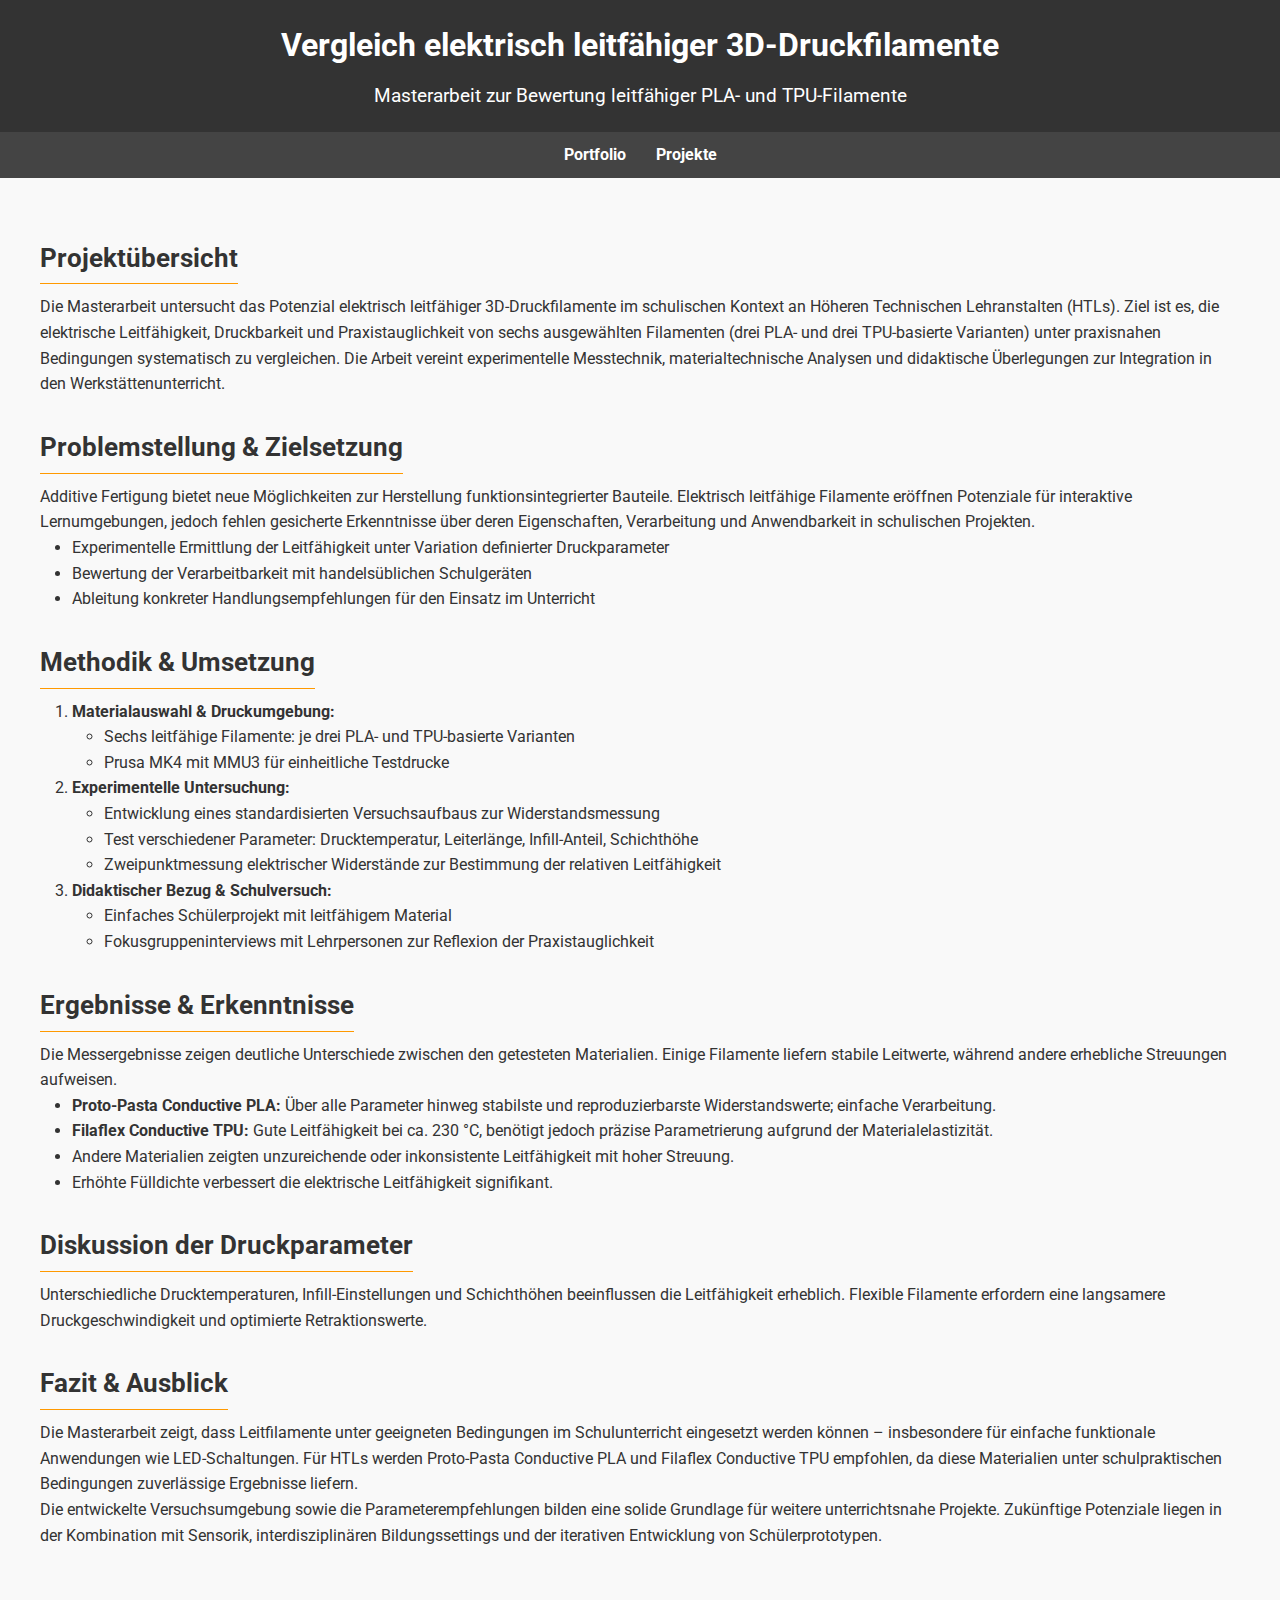
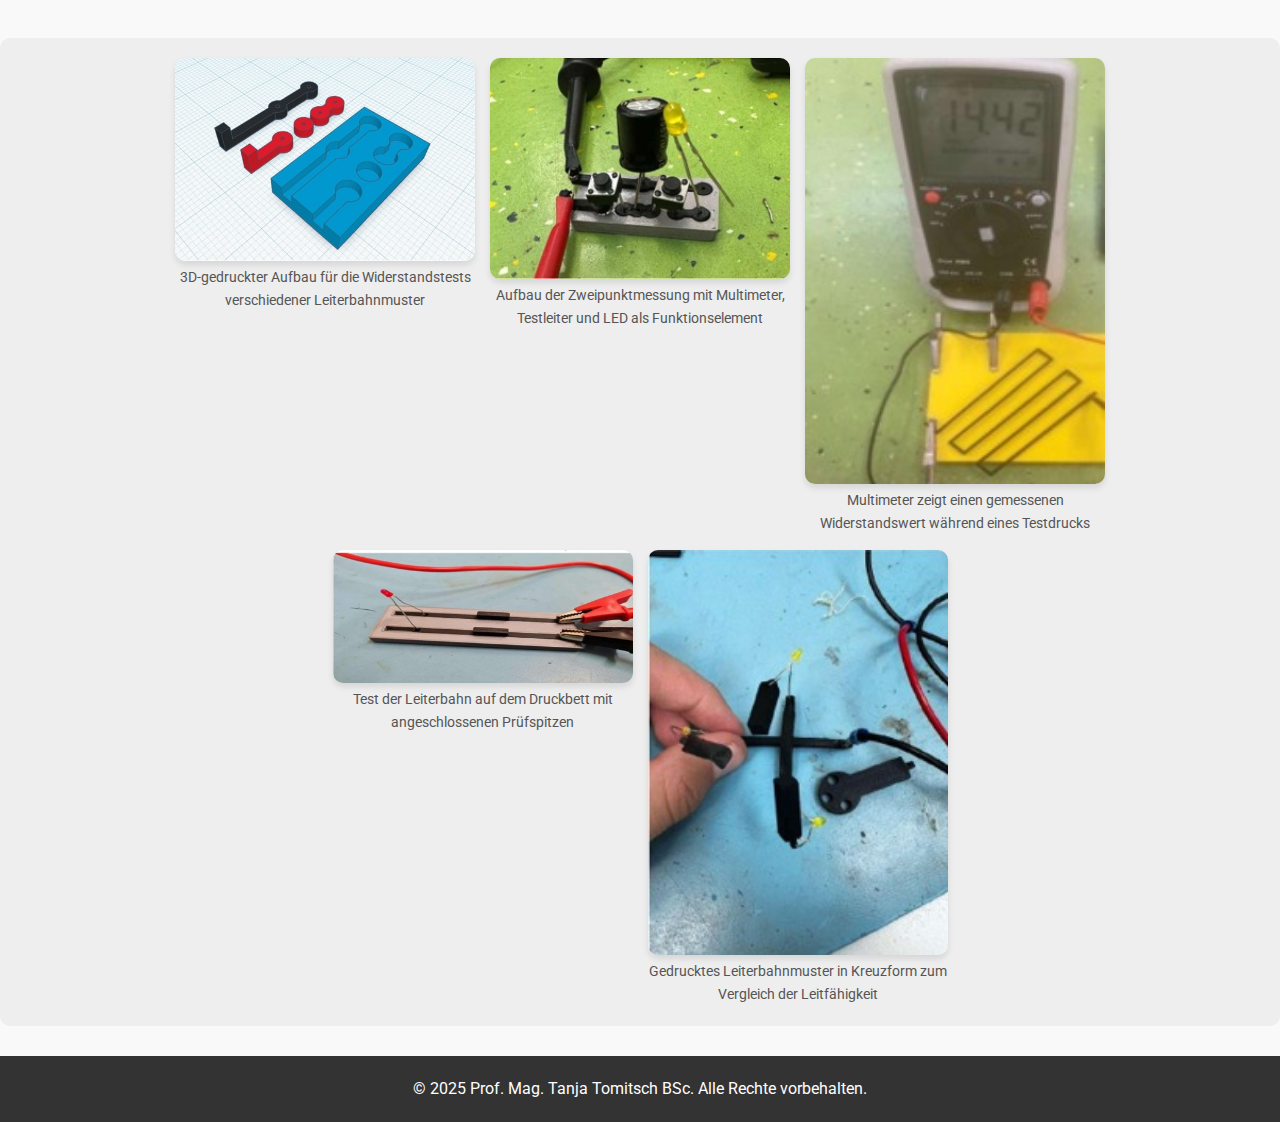
<file: projects/vergleich_filamente.html>
<html lang="de">
<head>
    <meta charset="UTF-8">
    <meta name="viewport" content="width=device-width, initial-scale=1.0">
    <title>Vergleich elektrisch leitfähiger 3D-Druckfilamente - Prof. Mag. Tanja Tomitsch BSc</title>
    <link href="https://fonts.googleapis.com/css?family=Roboto:400,700&display=swap" rel="stylesheet">
    <link rel="stylesheet" href="../css/style.css">
</head>
<body>
<header>
    <h1>Vergleich elektrisch leitfähiger 3D-Druckfilamente</h1>
    <p>Masterarbeit zur Bewertung leitfähiger PLA- und TPU-Filamente</p>
</header>

<nav>
    <ul>
        <li><a href="../index.html">Portfolio</a></li>
        <li><a href="../projects.html">Projekte</a></li>
    </ul>
</nav>

<div class="container project-container">
    <section class="project-section">
        <h2>Projektübersicht</h2>
        <p>
            Die Masterarbeit untersucht das Potenzial elektrisch leitfähiger 3D-Druckfilamente im schulischen Kontext an
            Höheren Technischen Lehranstalten (HTLs). Ziel ist es, die elektrische Leitfähigkeit, Druckbarkeit und
            Praxistauglichkeit von sechs ausgewählten Filamenten (drei PLA- und drei TPU-basierte Varianten) unter
            praxisnahen Bedingungen systematisch zu vergleichen. Die Arbeit vereint experimentelle Messtechnik,
            materialtechnische Analysen und didaktische Überlegungen zur Integration in den Werkstättenunterricht.
        </p>
    </section>

    <section class="project-section">
        <h2>Problemstellung &amp; Zielsetzung</h2>
        <p>
            Additive Fertigung bietet neue Möglichkeiten zur Herstellung funktionsintegrierter Bauteile. Elektrisch
            leitfähige Filamente eröffnen Potenziale für interaktive Lernumgebungen, jedoch fehlen gesicherte
            Erkenntnisse über deren Eigenschaften, Verarbeitung und Anwendbarkeit in schulischen Projekten.
        </p>
        <ul class="list">
            <li>Experimentelle Ermittlung der Leitfähigkeit unter Variation definierter Druckparameter</li>
            <li>Bewertung der Verarbeitbarkeit mit handelsüblichen Schulgeräten</li>
            <li>Ableitung konkreter Handlungsempfehlungen für den Einsatz im Unterricht</li>
        </ul>
    </section>

    <section class="project-section">
        <h2>Methodik &amp; Umsetzung</h2>
        <ol class="list">
            <li><strong>Materialauswahl &amp; Druckumgebung:</strong>
                <ul class="list">
                    <li>Sechs leitfähige Filamente: je drei PLA- und TPU-basierte Varianten</li>
                    <li>Prusa MK4 mit MMU3 für einheitliche Testdrucke</li>
                </ul>
            </li>
            <li><strong>Experimentelle Untersuchung:</strong>
                <ul class="list">
                    <li>Entwicklung eines standardisierten Versuchsaufbaus zur Widerstandsmessung</li>
                    <li>Test verschiedener Parameter: Drucktemperatur, Leiterlänge, Infill-Anteil, Schichthöhe</li>
                    <li>Zweipunktmessung elektrischer Widerstände zur Bestimmung der relativen Leitfähigkeit</li>
                </ul>
            </li>
            <li><strong>Didaktischer Bezug &amp; Schulversuch:</strong>
                <ul class="list">
                    <li>Einfaches Schülerprojekt mit leitfähigem Material</li>
                    <li>Fokusgruppeninterviews mit Lehrpersonen zur Reflexion der Praxistauglichkeit</li>
                </ul>
            </li>
        </ol>
    </section>

    <section class="project-section">
        <h2>Ergebnisse &amp; Erkenntnisse</h2>
        <p>
            Die Messergebnisse zeigen deutliche Unterschiede zwischen den getesteten Materialien. Einige Filamente
            liefern stabile Leitwerte, während andere erhebliche Streuungen aufweisen.
        </p>
        <ul class="list">
            <li><strong>Proto-Pasta Conductive PLA:</strong> Über alle Parameter hinweg stabilste und reproduzierbarste
                Widerstandswerte; einfache Verarbeitung.
            </li>
            <li><strong>Filaflex Conductive TPU:</strong> Gute Leitfähigkeit bei ca. 230 °C, benötigt jedoch präzise
                Parametrierung aufgrund der Materialelastizität.
            </li>
            <li>Andere Materialien zeigten unzureichende oder inkonsistente Leitfähigkeit mit hoher Streuung.</li>
            <li>Erhöhte Fülldichte verbessert die elektrische Leitfähigkeit signifikant.</li>
        </ul>
    </section>

    <section class="project-section">
        <h2>Diskussion der Druckparameter</h2>
        <p>
            Unterschiedliche Drucktemperaturen, Infill-Einstellungen und Schichthöhen beeinflussen die Leitfähigkeit
            erheblich. Flexible Filamente erfordern eine langsamere Druckgeschwindigkeit und optimierte
            Retraktionswerte.
        </p>
    </section>

    <section class="project-section">
        <h2>Fazit &amp; Ausblick</h2>
        <p>
            Die Masterarbeit zeigt, dass Leitfilamente unter geeigneten Bedingungen im Schulunterricht eingesetzt werden
            können – insbesondere für einfache funktionale Anwendungen wie LED-Schaltungen. Für HTLs werden Proto-Pasta
            Conductive PLA und Filaflex Conductive TPU empfohlen, da diese Materialien unter schulpraktischen
            Bedingungen zuverlässige Ergebnisse liefern.
        </p>
        <p>
            Die entwickelte Versuchsumgebung sowie die Parameterempfehlungen bilden eine solide Grundlage für weitere
            unterrichtsnahe Projekte. Zukünftige Potenziale liegen in der Kombination mit Sensorik, interdisziplinären
            Bildungssettings und der iterativen Entwicklung von Schülerprototypen.
        </p>
    </section>
</div>

<!-- Image Gallery -->
<div class="image-gallery">
    <figure>
        <img src="../img/vergleich-filamente1.png" alt="3D-gedruckte Versuchsadapter und Modelle">
        <figcaption>3D-gedruckter Aufbau für die Widerstandstests verschiedener Leiterbahnmuster</figcaption>
    </figure>
    <figure>
        <img src="../img/vergleich-filamente2.png" alt="Versuchsaufbau mit Messgerät und Bauteilen">
        <figcaption>Aufbau der Zweipunktmessung mit Multimeter, Testleiter und LED als Funktionselement</figcaption>
    </figure>
    <figure>
        <img src="../img/vergleich-filamente3.png" alt="Multimeter Anzeige des Widerstandswerts">
        <figcaption>Multimeter zeigt einen gemessenen Widerstandswert während eines Testdrucks</figcaption>
    </figure>
    <figure>
        <img src="../img/vergleich-filamente4.png" alt="Zweipunktmessung auf gedruckter Leiterbahn">
        <figcaption>Test der Leiterbahn auf dem Druckbett mit angeschlossenen Prüfspitzen</figcaption>
    </figure>
    <figure>
        <img src="../img/vergleich-filamente5.png" alt="Leiterbahnmuster in Kreuzform">
        <figcaption>Gedrucktes Leiterbahnmuster in Kreuzform zum Vergleich der Leitfähigkeit</figcaption>
    </figure>
</div>

<footer>
    <p>&copy; 2025 Prof. Mag. Tanja Tomitsch BSc. Alle Rechte vorbehalten.</p>
</footer>
</body>
</html>
</file>
<file: css/style.css>
/* Reset und Basis-Stile */
* {
    margin: 0;
    padding: 0;
    box-sizing: border-box;
}

body {
    font-family: 'Roboto', sans-serif;
    line-height: 1.6;
    color: #333;
    background-color: #f9f9f9;
}

/* Links */
a {
    text-decoration: none;
    color: #ff9900;
    font-weight: bold;
}

a:hover {
    text-decoration: underline;
}

/* Header */
header {
    background-color: #333;
    color: #fff;
    padding: 20px 0;
    text-align: center;
}

header h1 {
    font-size: 2rem;
    margin-bottom: 10px;
}

header p {
    font-size: 1.2rem;
}

/* Navigation */
nav {
    background-color: #444;
}

nav ul {
    list-style: none;
    display: flex;
    justify-content: center;
    padding: 10px;
}

nav ul li {
    margin: 0 15px;
}

nav ul li a {
    color: #fff;
    font-weight: bold;
    transition: color 0.3s ease;
}

nav ul li a:hover {
    color: #ff9900;
}


/* Container */
.container {
    max-width: 1200px;
    margin: 40px auto;
    padding: 0 20px;
}

/* Projects Overview: New Flex Layout for each project entry */
.project-entry {
    display: flex;
    align-items: flex-start;
    gap: 20px;
    margin-bottom: 40px;
    padding-bottom: 20px;
    border-bottom: 1px solid #ddd;
}

.project-thumbnail {
    width: 150px;
    height: 150px;
    border-radius: 50%;
    object-fit: cover;
    flex-shrink: 0;
}

.project-content {
    flex: 1;
}

/* h2 styling remains the same */
section h2 {
    font-size: 1.8rem;
    margin-bottom: 15px;
    color: #333;
    border-bottom: 2px solid #ff9900;
    display: inline-block;
    padding-bottom: 5px;
}

/* Button */
.btn {
    display: inline-block;
    padding: 10px 20px;
    margin-top: 10px;
    background-color: #ff9900;
    color: #fff;
    border-radius: 4px;
    transition: background-color 0.3s ease;
}

.btn:hover {
    background-color: #e68a00;
}

/* Portfolio Profil */
.profile {
    display: flex;
    flex-wrap: wrap;
    align-items: center;
    margin-bottom: 40px;
}

.profile img {
    max-width: 250px;
    border-radius: 50%;
    margin-right: 40px;
}

.profile-content {
    flex: 1;
    min-width: 280px;
}

/* Sections and clearfix */
section {
    margin-bottom: 40px;
    position: relative;
}
section::after {
    content: "";
    display: block;
    clear: both;
}

section h2 {
    font-size: 1.8rem;
    margin-bottom: 15px;
    color: #333;
    border-bottom: 2px solid #ff9900;
    display: inline-block;
    padding-bottom: 5px;
}

/* Projekt-spezifische Container und Bereiche */
.project-container {
    padding: 20px 0;
}

.project-section {
    margin-bottom: 30px;
}

.project-section h2 {
    font-size: 1.6rem;
    margin-bottom: 10px;
    color: #333;
    border-bottom: 1px solid #ff9900;
    padding-bottom: 5px;
}

/* Thumbnail styling for project overview */
.project-thumbnail {
    width: 150px;
    height: 150px;
    border-radius: 50%;
    object-fit: cover;
    margin: 0 20px 10px 0;
    float: left;
}

/* Project text container to wrap floated thumbnails */
.project-text {
    overflow: hidden;
}

/* Bild-Styling für Projektseiten */
.project-section img {
    max-width: 100%;
    height: auto;
    display: block;
    margin: 20px auto;
    border-radius: 10px;
    box-shadow: 0px 4px 6px rgba(0, 0, 0, 0.1);
    transition: transform 0.3s ease;
}

/* Button */
.btn {
    display: inline-block;
    padding: 10px 20px;
    margin-top: 10px;
    background-color: #ff9900;
    color: #fff;
    border-radius: 4px;
    transition: background-color 0.3s ease;
}

.btn:hover {
    background-color: #e68a00;
}

/* Footer */
footer {
    background-color: #333;
    color: #fff;
    text-align: center;
    padding: 20px 0;
}

.list {
    margin-left: 32px;
}

/* Image Gallery Styling */
.image-gallery {
    display: flex;
    flex-wrap: wrap;
    justify-content: center;
    gap: 15px;
    padding: 20px;
    background-color: #eee;
    border-radius: 10px;
    margin-bottom: 30px;
}

.image-gallery figure {
    width: 300px;
    margin: 0;
    text-align: center;
}

.image-gallery img {
    width: 100%;
    height: auto;
    object-fit: contain;
    border-radius: 10px;
    box-shadow: 0px 4px 6px rgba(0, 0, 0, 0.1);
    transition: transform 0.3s ease;
}

.image-gallery figcaption {
    font-size: 0.9rem;
    margin-top: 5px;
    color: #555;
}

/* Responsive Anpassungen */
@media (max-width: 768px) {
    .profile {
        flex-direction: column;
        text-align: center;
    }

    .profile img {
        margin: 0 auto 20px;
    }

    nav ul {
        flex-direction: column;
    }

    nav ul li {
        margin: 10px 0;
    }
}
</file>
